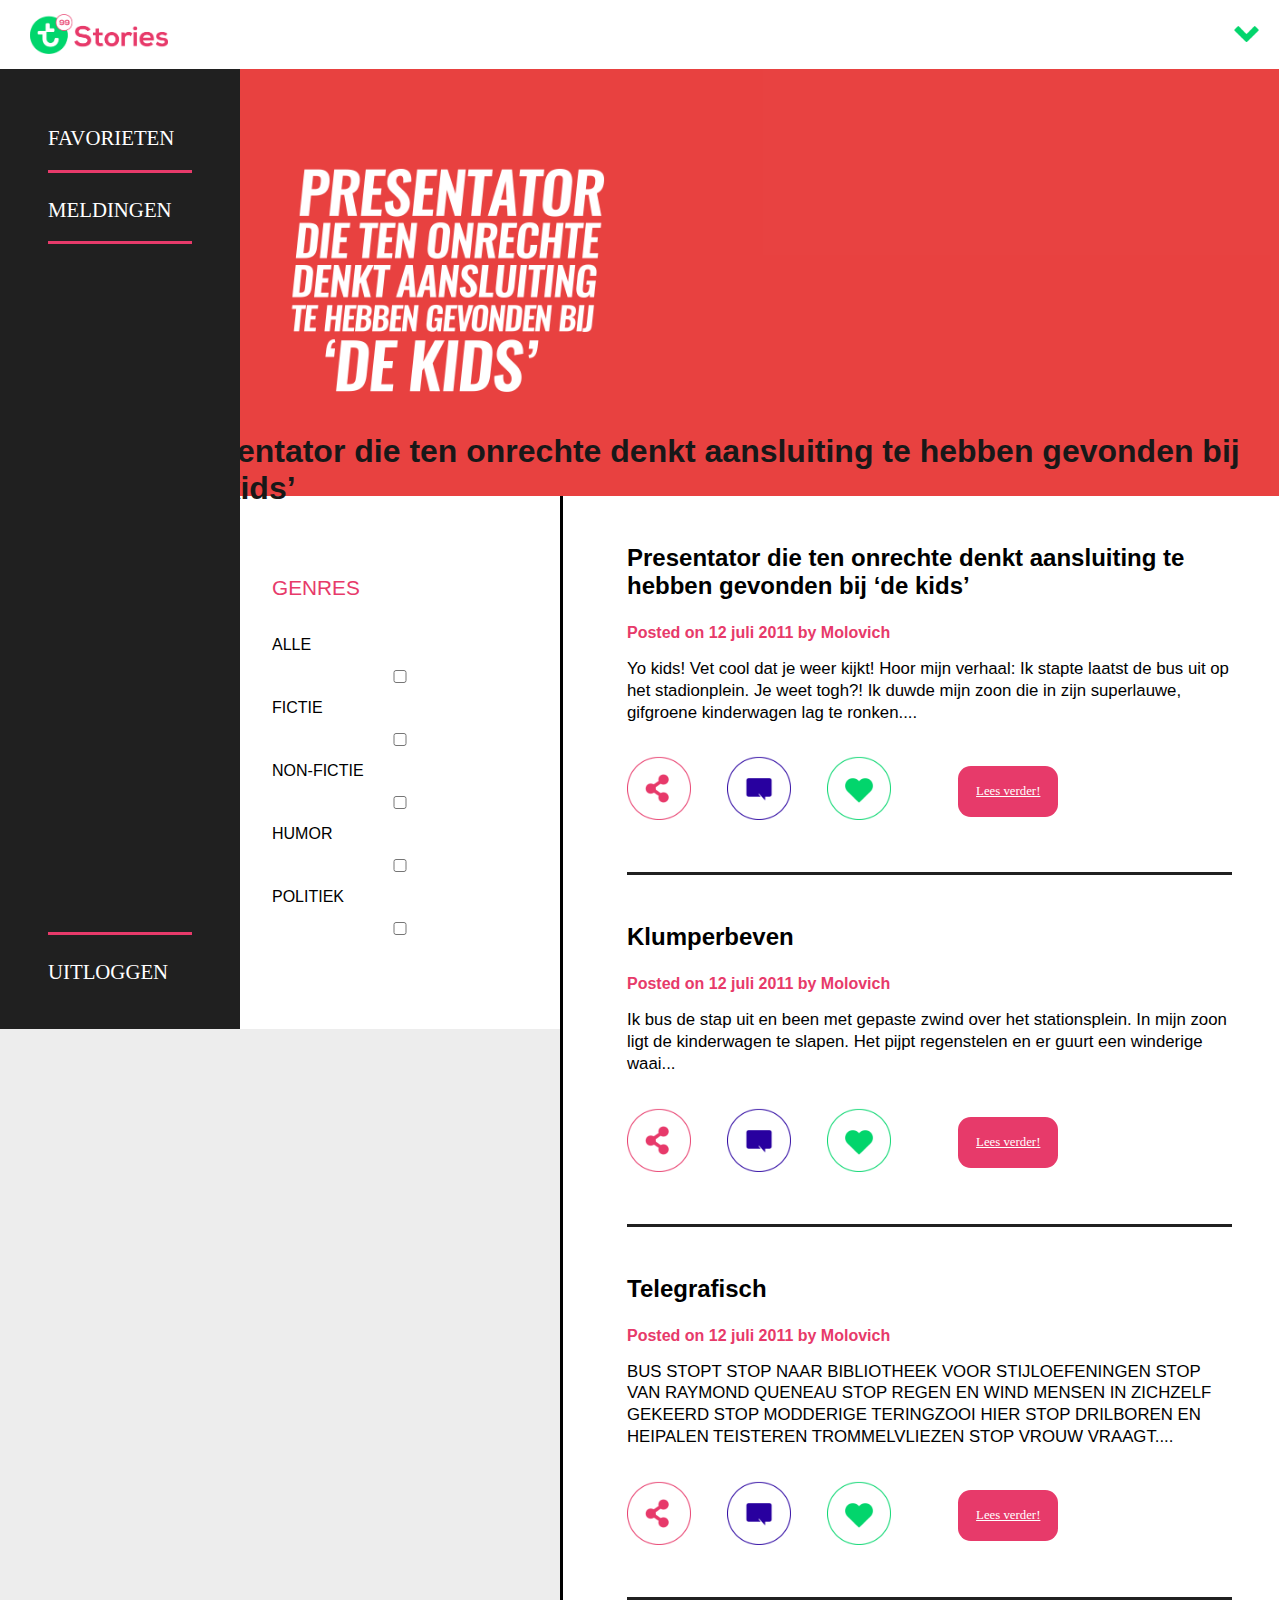
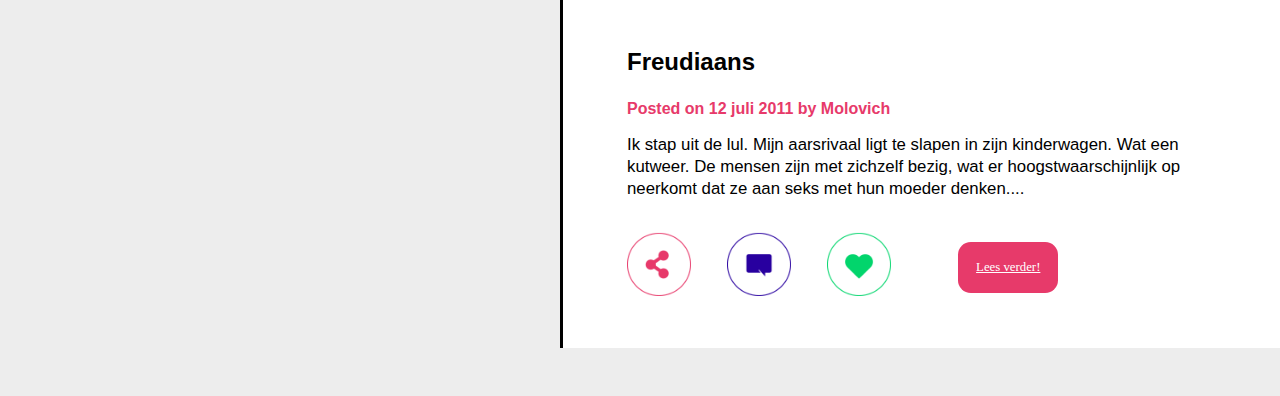
<file: HTML3/index.html>
<!DOCTYPE html>
<html lang="en">

<head>

    <meta charset="UTF-8">
    <title>Document</title>
    <link rel="stylesheet" type="text/css" href="main.css">

<meta name="viewport" content="width=device-width, initial-scale=1.0">

</head>

<body>
    <header><img id="menu" src="images/menu.png" alt="menu"><img id="logo" src="images/logo_green_long.png" alt="logo"><img id="dropdown" src="images/dropdown.png" alt="dropdown">

        <section>
            <article> <img src="images/article.png" alt="article">
            <h1>Presentator die ten onrechte denkt aansluiting te hebben gevonden bij ‘de kids’</h1></article>
        </section>
    </header>
    <main>
        <section>
            <article>
                <h2>Presentator die ten onrechte denkt aansluiting te hebben gevonden bij ‘de kids’</h2>
                <h3>Posted on 12 juli 2011 by Molovich</h3>
                <p>Yo kids! Vet cool dat je weer kijkt! Hoor mijn verhaal: Ik stapte laatst de bus uit op het stadionplein. Je weet togh?! Ik duwde mijn zoon die in zijn superlauwe, gifgroene kinderwagen lag te ronken....</p>
                <img src="images/share.png" alt="share">
                <img src="images/comment.png" alt="comment">
                <img src="images/like.png" alt="like">
                <a href="verhaal1.html" target="_self"> Lees verder!</a>
            </article>
            <article>
                <h2>Klumperbeven</h2>
                <h3>Posted on 12 juli 2011 by Molovich</h3>
                <p>Ik bus de stap uit en been met gepaste zwind over het stationsplein. In mijn zoon ligt de kinderwagen te slapen. Het pijpt regenstelen en er guurt een winderige waai...</p>
                <img src="images/share.png" alt="share">
                <img src="images/comment.png" alt="comment">
                <img src="images/like.png" alt="like">
                <a href="verhaal2.html" target="_self"> Lees verder!</a>
            </article>
            <article>
                <h2>Telegrafisch</h2>
                <h3>Posted on 12 juli 2011 by Molovich</h3>
                <p>BUS STOPT STOP NAAR BIBLIOTHEEK VOOR STIJLOEFENINGEN STOP VAN RAYMOND QUENEAU STOP REGEN EN WIND MENSEN IN ZICHZELF GEKEERD STOP MODDERIGE TERINGZOOI HIER STOP DRILBOREN EN HEIPALEN TEISTEREN TROMMELVLIEZEN STOP VROUW VRAAGT....</p>
                <img src="images/share.png" alt="share">
                <img src="images/comment.png" alt="comment">
                <img src="images/like.png" alt="like">
                <a href="verhaal3.html" target="_self"> Lees verder!</a> </article>
            <article>
                <h2>Freudiaans</h2>
                <h3>Posted on 12 juli 2011 by Molovich</h3>
                <p>Ik stap uit de lul. Mijn aarsrivaal ligt te slapen in zijn kinderwagen. Wat een kutweer. De mensen zijn met zichzelf bezig, wat er hoogstwaarschijnlijk op neerkomt dat ze aan seks met hun moeder denken....</p>
                <img src="images/share.png" alt="share">
                <img src="images/comment.png" alt="comment">
                <img src="images/like.png" alt="like">
                <a href="detailscherm.html" target="_blank"> Lees verder!</a>
            </article>
        </section>
    </main>
    <aside id="sidemenu">
        <nav>
            <ul>
                <li><a href="default.asp">Favorieten</a></li>
                <li><a href="news.asp">Meldingen</a></li>
                <li><a href="aanmeldpagina.html">Uitloggen</a></li>
            </ul>
        </nav>
        <form><img src="images/cancel.png" alt="cancel">
            <fieldset>
                <legend> Genres</legend>
                <label>Alle</label>
                <input type="checkbox" />
                <label>Fictie</label>
                <input type="checkbox" />
                <label>Non-Fictie</label>
                <input type="checkbox" />
                <label>Humor</label>
                <input type="checkbox" />
                <label>Politiek</label>
                <input type="checkbox" />
            </fieldset>
        </form>
    </aside>

    <script type="text/javascript" src="script.js"></script>
</body>

</html>
</file>
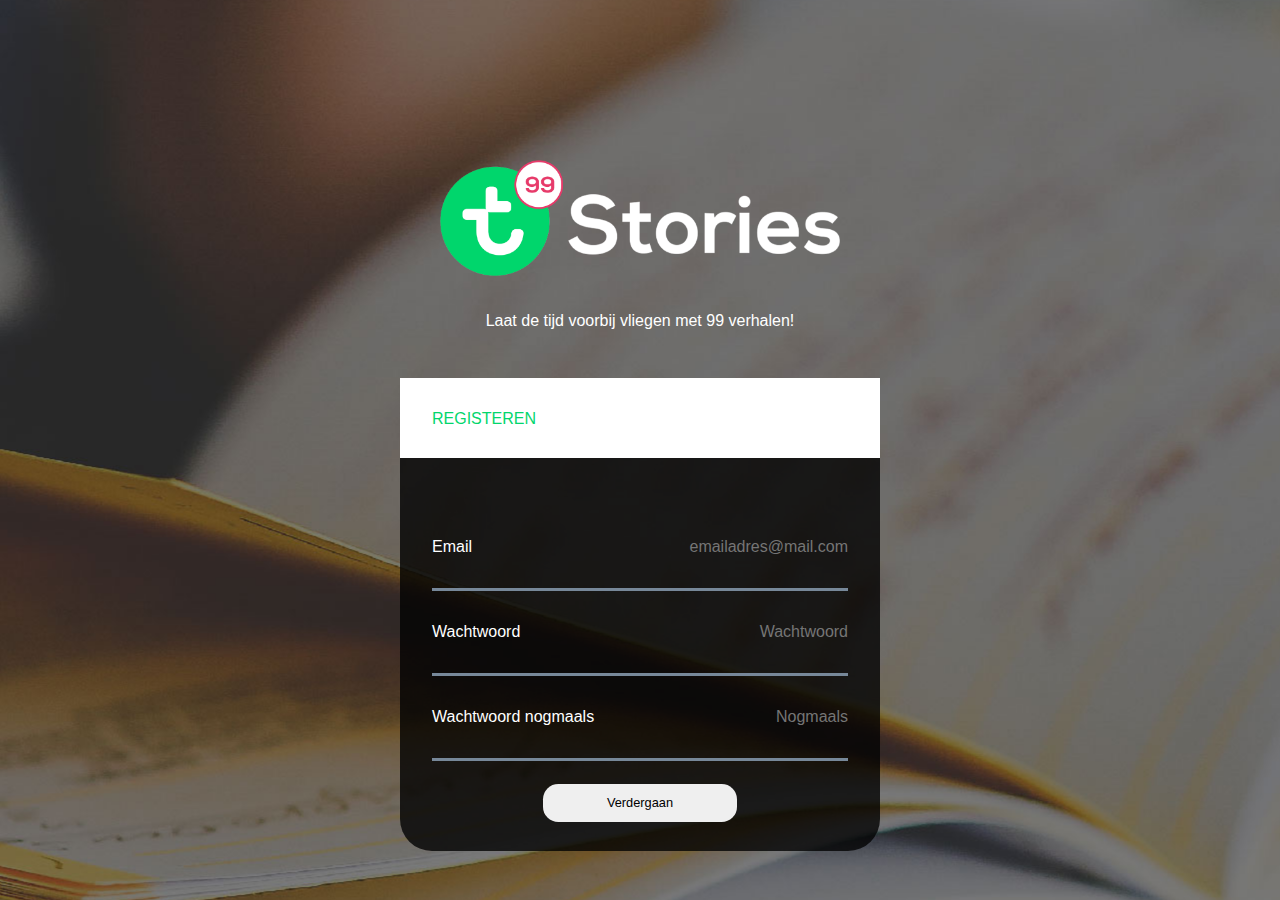
<file: HTML3/aanmeldpagina.html>
<!DOCTYPE html>
<html lang="en">

<head>
    <meta charset="UTF-8">
    <meta name="viewport" content="width=device-width, initial-scale=1.0">
    <title>Aanmeldpagina </title>
    <link rel="stylesheet" type="text/css" href="aanmeldpagina.css"> </head>

<body>
    <section>
       <img src="images/logo_white_long.png" alt="logo">
        <p>Laat de tijd voorbij vliegen met 99 verhalen!</p>
    </section>
    <form id='register'>
        <fieldset>
            <legend>Registeren</legend>
            <ul>
                <li>
                    <label for="email">Email</label>
                    <input type="email" required placeholder="emailadres@mail.com" id="email" > </li>
                <li>
                    <label for="wachtwoord">Wachtwoord</label>
                    <input type="password" placeholder="Wachtwoord" id="wachtwoord"> </li>
                <li>
                    <label for="wachtwoord">Wachtwoord nogmaals</label>
                    <input type="password" placeholder="Nogmaals" id="Nogmaals"> </li>
            </ul>
        </fieldset>
        <fieldset>
            <input type="submit" value="Verdergaan">
        </fieldset>
    </form>

    <script type="text/javascript" src="script_aanmelden.js"></script>
</body>

</html>
</file>
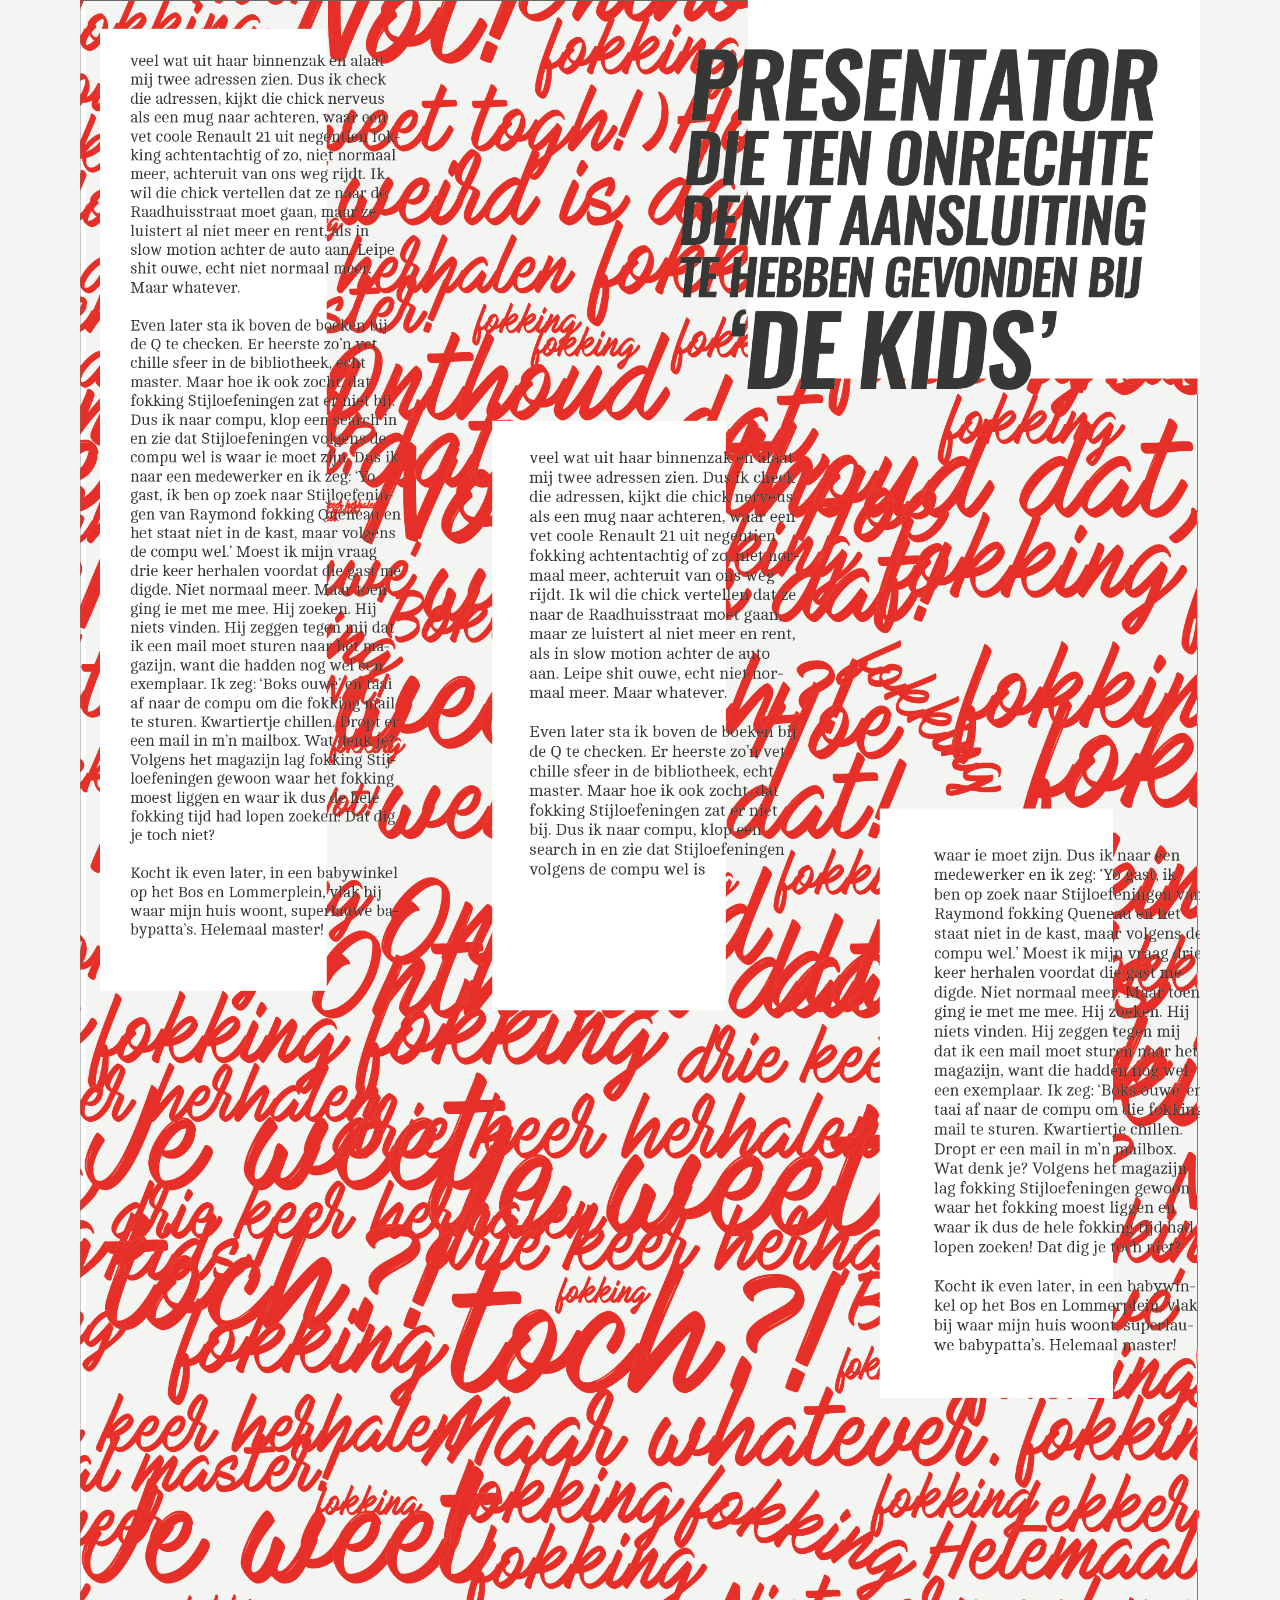
<file: HTML3/verhaal1.html>
<!DOCTYPE html>
<html lang="en">
<head>
    <meta charset="UTF-8">
    <title>Document</title>
     <meta name="viewport" content="width=device-width, initial-scale=1.0">
      <link rel="stylesheet" type="text/css" href="verhaal1.css"> </head>
<body>
<section></section>
</body>
</html>
</file>
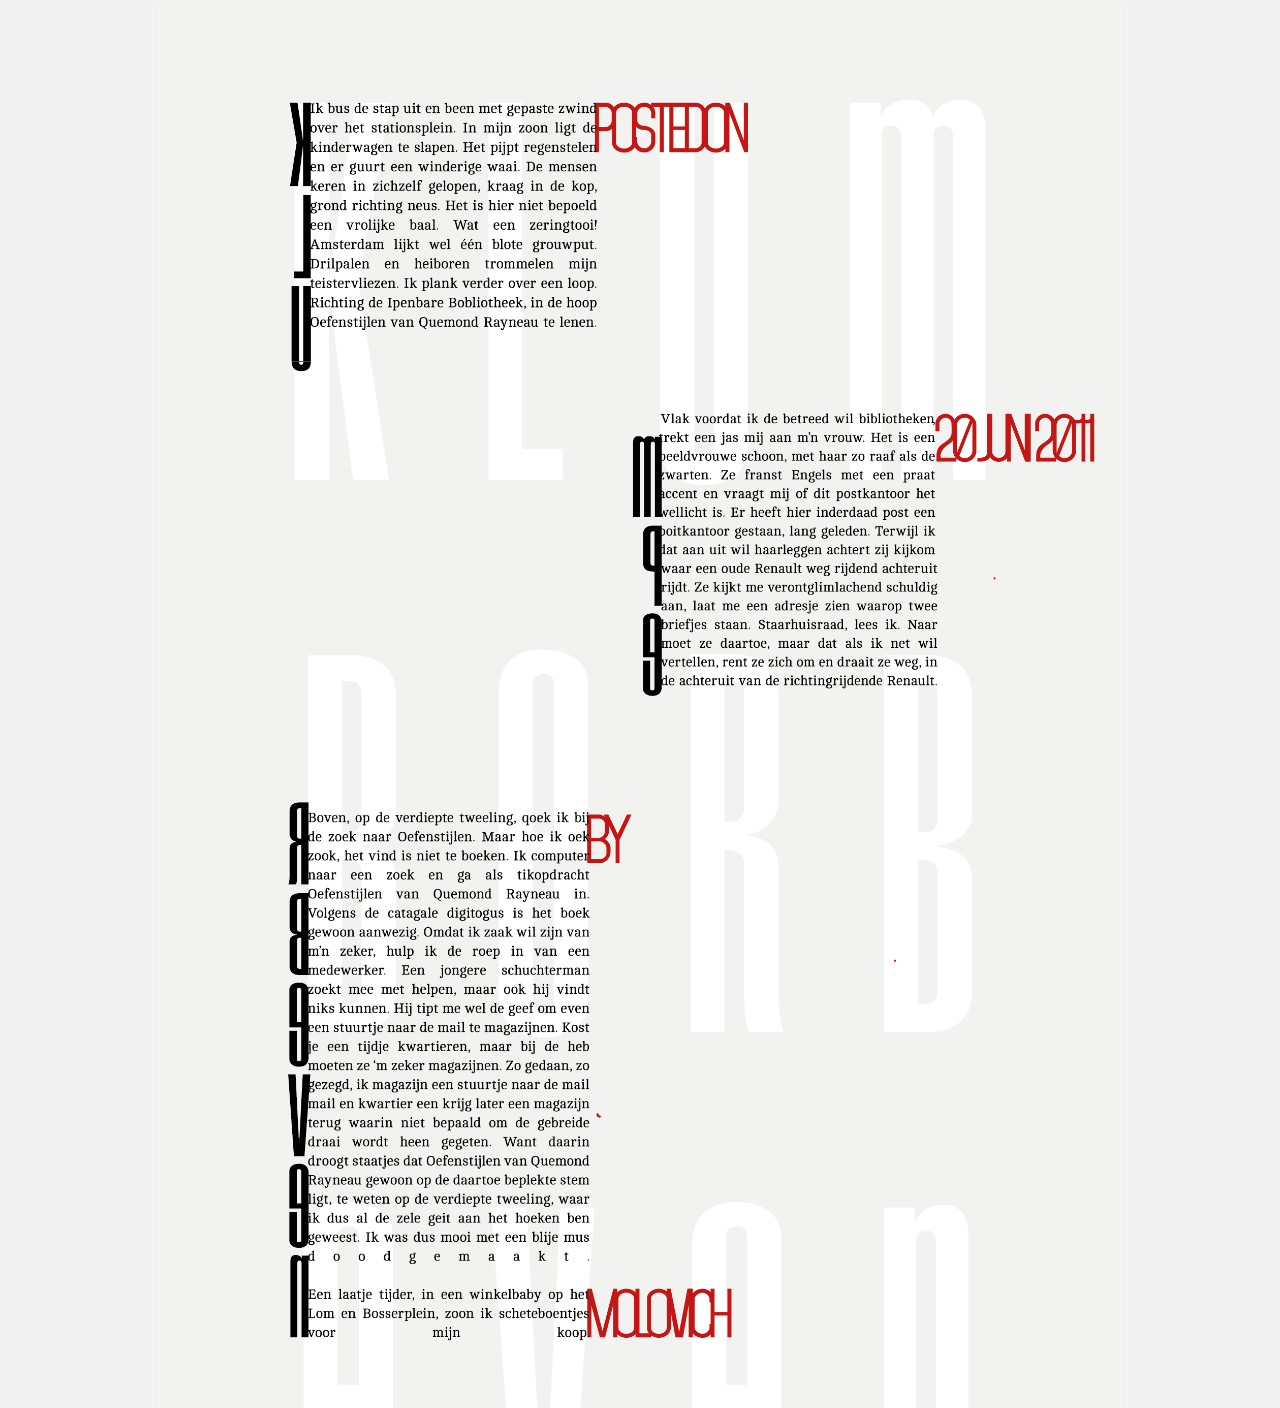
<file: HTML3/verhaal2.html>
<!DOCTYPE html>
<html lang="en">
<head>
    <meta charset="UTF-8">
    <title>Document</title>
     <meta name="viewport" content="width=device-width, initial-scale=1.0">
      <link rel="stylesheet" type="text/css" href="verhaal2.css"> </head>
<body>
<section></section>
</body>
</html>
</file>
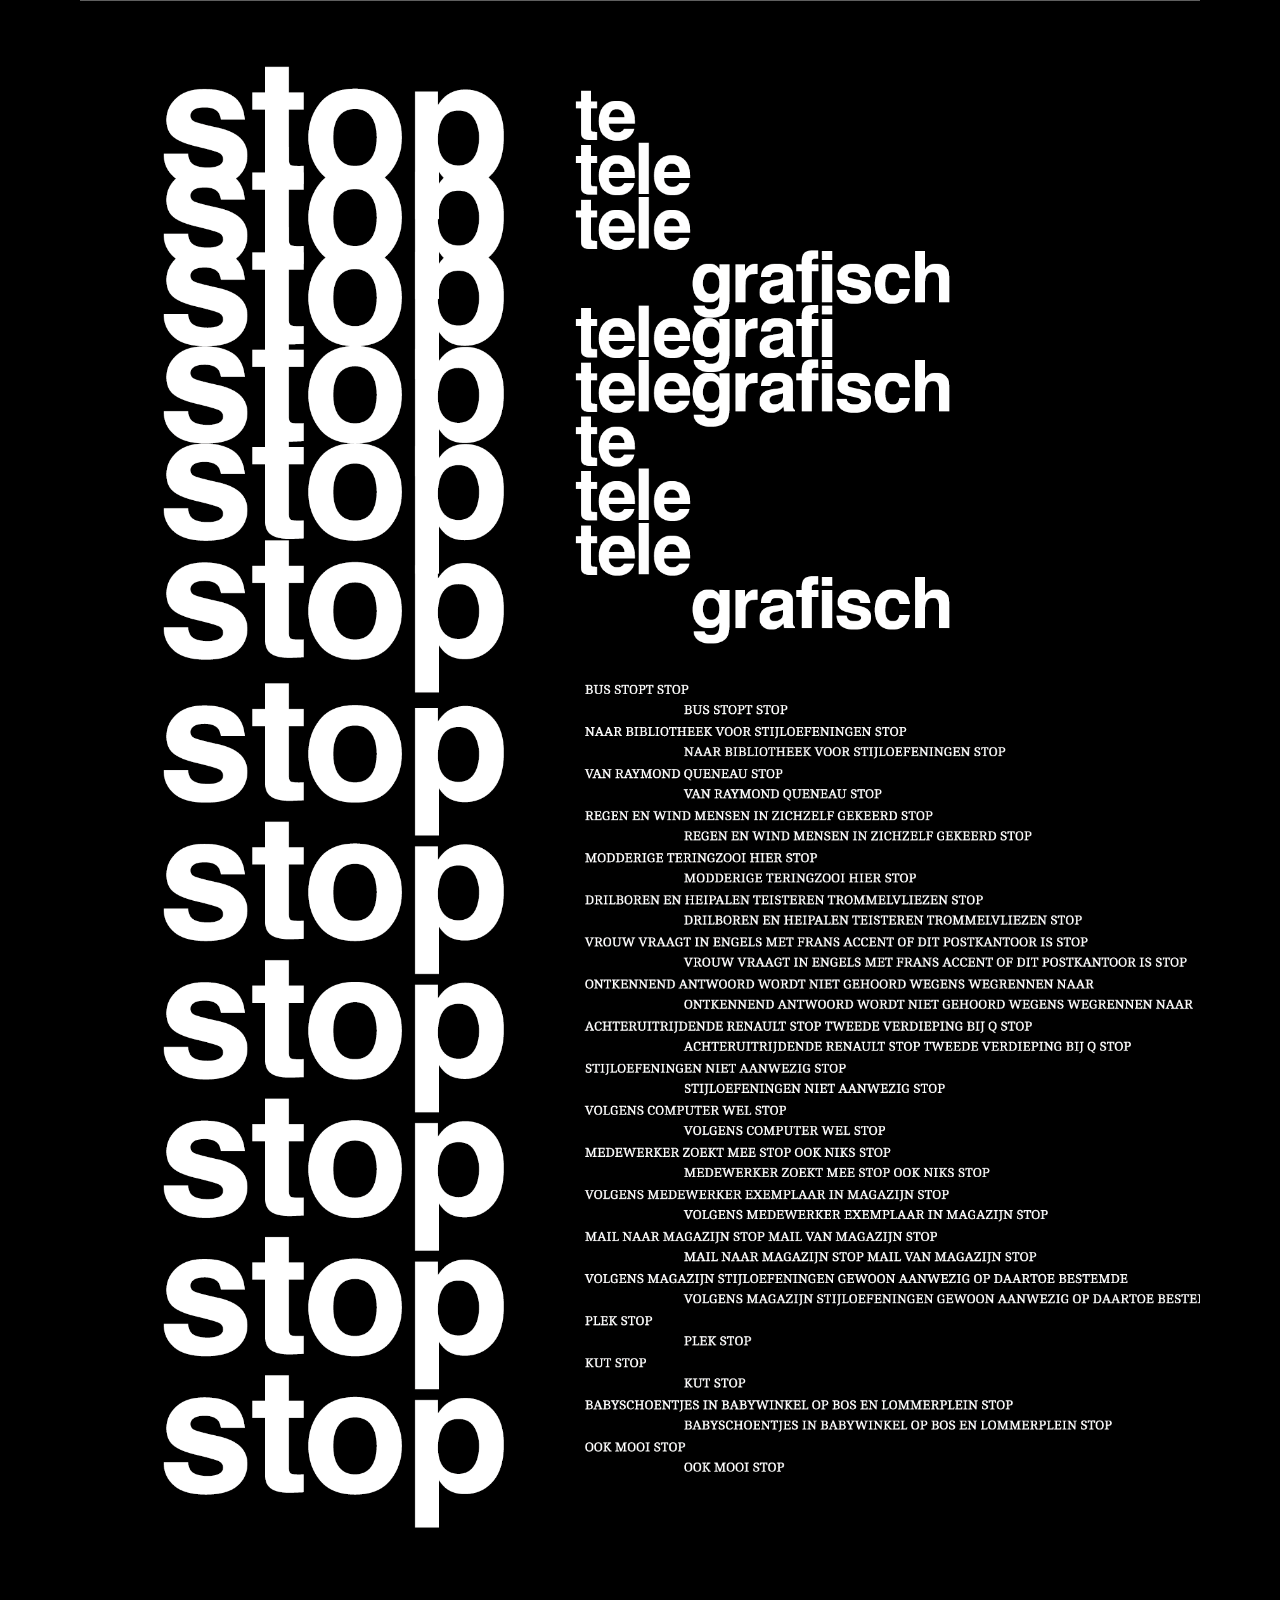
<file: HTML3/verhaal3.html>
<!DOCTYPE html>
<html lang="en">
<head>
    <meta charset="UTF-8">
    <title>Document</title>
     <meta name="viewport" content="width=device-width, initial-scale=1.0">
      <link rel="stylesheet" type="text/css" href="verhaal3.css"> </head>
<body>
<section></section>
</body>
</html>
</file>
<file: HTML3/main.css>
* {
    margin: 0;
    padding: 0;
}

body {
    animation: fadein 1s;
    -webkit-animation: fadein 1s;
}

#dropdown:hover {
    transition: all .3s ease;
    transform: scale(1.2)
}

#dropdown:active {
    transition: all .3s ease;
    transform: rotate(180deg);
}



/*DESKTOP*/

@media screen and (max-width: 120em) {

    body {
        max-width: 80em;
        margin: auto;
        background-color: #ededed;
    }
    header a {
        display: inline-block;
        font-family: "Nexa Bold";
        font-size: 1em;
        color: white;
        text-decoration: none;
        margin-top: 23em;
        padding: 1.4em;
        position: absolute;
        margin-left: 12em;
    }
    main a {
        background-color: #e73a6a;
        border-radius: 1em;
        color: white;
        display: inline-block;
        font-family: "Nexa Bold";
        font-size: 0.8em;
        margin-top: 2em;
        padding: 1.4em;
        position: absolute;
        margin-left: 4em;
    }
    main a:hover {
        background: #020202;
        color: #e73a6a;
        border-color: #e73a6a;
        padding: 1.7em;
        transition: all .4s ease;
    }


    header {
        display: flex;
        flex-direction: row;
        width: 100%;
        background-color: #fff;
        position: relative;
        z-index: 1;
    }
    header img {
        flex-direction: row;
    }

    #logo {
        height: 2.5em;
        margin-top: 0.9em;
        margin-left: -2em;
    }
    header img:nth-child(3) {
        height: 1em;
        padding: 1.3em;
        order: 1;
        margin-top: 0.3em;
    }
    header section {
        display: flex;
        justify-content: center;
        align-content: center;
        margin-top: 4.3em;
        margin-right: -4.1em;
        background-color: #e62d2c;
        height: 26.7em;
        width: 100%;
        transition: all .3s ease;
        opacity: 0.9;
    }
    header section:hover {
        opacity: 1;
    }
    .menu{
        display: none;
    }
    header section img {
        margin-left: 5em;
        margin-top: 2.5em;
        position: relative;
        max-height: 20em;
        min-height: 10em;
        min-width: 20em;
    }
    h1 {
        font-family: "Nexa Bold", sans-serif;
        padding-bottom: 1em;
    }
    h2 {
        font-family: "Nexa Bold", sans-serif;
        padding-bottom: 1em;
    }
    h3 {
        color: #e73a6a;
        font-family: "Nexa Bold", sans-serif;
        font-size: 1em;
        padding-bottom: 1em;
    }
    main {
        border-left: solid;
        padding-top: 3em;
        padding-left: 1em;
        margin-left: 35em;
        background-color: #fff;
    }
    main article {
        margin: 0 3em 3em 3em;
        max-width: 40em;
        min-width: 21em;
        padding-bottom: 2em;
        border-bottom: solid;
        border-bottom-color: #202020;
        transition: all .3s ease-in-out;
    }
    main article:last-child {
        border-style: none;
    }
    main img:nth-of-type(1) {
        margin: 1em 1em 1em 0em;
    }
    main img {
        margin: 1em;
        width: 4em;
        transition: all .3s ease-in-out;
    }

    p {
        font-family: 'Nexa Light', sans-serif;
        font-size: 1.05em;
        line-height: 1.3em;
        margin-bottom: 1em;
    }
    aside {
        margin-top: 4.3em;
        display: flex;
        flex-direction: row;
        width: 40em;
        height: 100vh;
        position: absolute;
        top: 0;
    }
    nav {
        width: 15em;
        height: 60em;
        background-color: #202020;
        z-index: 2;
    }
    legend {
        font-family: 'Nexa Bold', sans-serif;
        text-transform: uppercase;
        color: #e73a6a;
        font-size: 1.3em;
        padding-bottom: 1em;
    }
    form {
        margin-top: 0em;
        width: 20em;
        height: 60em;
        background-color: #fff;
    }
    fieldset {
        display: flex;
        flex-direction: column;
        margin: 29.8em auto;
        width: 16em;
        border: 0;
    }
    label {
        font-family: "Nexa Bold", sans-serif;
        text-transform: uppercase;
        padding: 1em 0 1em 0;
    }
    input {
        font-size: 3em;
    }
    ul {
        margin: 2em 3em 3em 3em;
    }
    li {
        padding-top: 1em;
        padding-bottom: 0.7em;
        list-style: none;
        border-bottom: solid;
        border-color: #e73a6a;
    }
    nav a {
        font-size: 1.3em;
        font-family: "Nexa Bold";
        text-transform: uppercase;
        color: #fff;
        line-height: 2em;
        text-decoration: none;
    }
    li:nth-last-child(1) {
        margin-top: 43em;
        border-top: solid;
        border-color: #e73a6a;
        border-bottom: none;
    }
form img{
        top:-20em;
    }
}


/*TABLET*/

@media screen and (max-width: 60em) {
    header {
        display: flex;
        flex-wrap: wrap;
        flex-direction: row;
        justify-content: space-between;
        width: 100%;
        background-color: #fff;
        position: relative;
        z-index: 2;
    }
    header img {}
    #menu {
        display: flex;
        width: 3em;
    }
    header img:nth-child(3) {
        order: 0;
        height: 1em;
        padding: 1.3em;
    }
    header section {
        margin-top: 0;
        margin-left: 0;
        background-color: #e62d2c;
        height: 26.7em;
    }
    main {
        margin-left: 20em;
        background-color: #fff;
    }
    main article {
        width: 60%;
        max-width: 32em;
        min-width: 28em;
    }
    aside {
        display: flex;
        flex-direction: row;
        height: 20em;
        position: absolute;
        top: 0;
    }
    nav {
        position: absolute;
        left: -50em;
        width: 20em;
        height: 60em;
        background-color: #202020;
    }
    form {
        margin-top: 26.75em;
        width: 20em;
        height: 30em;
        background-color: #fff;
    }
    fieldset {
        display: flex;
        flex-direction: column;
        margin: 2.8em auto;
        width: 16em;
        border: 0;
    }
}


/*MOBIEL*/

@media screen and (max-width: 50em) {
    header {
        height: 30em;
        background-color: #fff;
        margin-left: 0;
    }
    main {
        border-left: none;
        margin-top: 1em;
        margin-left: 0;
        width: 100%;
        background-color:
    }
    main article {
        margin-left: 0.3em;
        width: 80%;
        max-width: 37em;
        min-width: 20em;
    }
    aside#sidemenu {
        display: flex;
        flex-direction: column-reverse;
        width: 10em;
        left: -19.9em;
        margin-top: 11.1em;
        position: absolute;
        top: 0;
        transition: all .3s ease-in-out;

    }

    aside#sidemenu.open {
        left: 0;
    }
    nav {
        margin-top: 20em;
        position: absolute;
        left: 0;
        width: 20em;
        height: 22em;
        background-color: #202020;
        z-index: 3;

    }
    fieldset{
        margin-left: 3em;
    }
    form {
        margin-top: 30em;
        width: 20em;
        height: 30em;
        background-color: #202020;
        z-index: 2;
    }
    label {
        font-family: "Nexa Bold", sans-serif;
        text-transform: uppercase;
        padding: 1em 0 1em 0;
        color: white;
    }
    input {
        color: white;
        font-size: 3em;


    }

    ul {

        margin-top: 10em;
        margin: 2em 3em 3em 3em;
    }
    li {

        padding-top: 1em;
        padding-bottom: 0.7em;
        list-style: none;
        border-bottom: solid;
        border-color: #e73a6a;
    }
    nav a {
        font-size: 1.3em;
        font-family: "Nexa Bold";
        text-transform: uppercase;
        color: #fff;
        line-height: 2em;
        text-decoration: none;
    }

    nav a:hover{
        color:#e73a6a;
    }
    li:nth-last-child(1) {
        margin-top: 5em;
        border-top: solid;
        border-color: #e73a6a;
        border-bottom: none;
    }

    form img{
        position: absolute;
        margin: 2.7em
    }
}
</file>
<file: HTML3/aanmeldpagina.css>
* {
    margin: 0;
    padding: 0;
}

@-webkit-keyframes fadein {
    from {
        opacity:0;
    }
    to {
        opacity:1;
    }
}

body {
    font-family: "Nexa Bold", sans-serif;
    font-size: 1em;
    background-image: url(images/background.jpg);
    background-repeat: no-repeat;
    background-position: center center;
    animation: fadein 1s;
    -webkit-animation: fadein 1s;
}
section,
img,
p {
    margin: auto;
    width: 25em;
    margin-top: 5em;
    padding-bottom: 3em;
    color: white;
    text-align: center;
}

p {
    margin-top: -1em;
}

form {
    color: white;
    display: flex;
    flex-direction: column;
    background-color: hsla(0, 0%, 1%, 0.8);
    max-width: 30em;
    margin: auto;
    border-radius: 2em;

}


legend {
    padding: 2em 0 1em 2em;
    position: absolute;
    margin-top: -3em;
    margin-bottom: 6em;
    width: 28em;
    height: 2em;
    background-color: white;
    color: #02D66C;
    text-transform: uppercase;
}

fieldset,
input {
    display: flex;
    flex-direction: column;
    border: none;
    margin-bottom: 1em;
}

li > input {
    float: right;
    background-color: transparent;
    text-align: right;
    font-family: 'Nexa light', sans-serif;
    font-size: 1em;
    color: white;
}

ul {
    margin-top: 5em;
    list-style: none;
}

li {
    margin: 2em;
    padding-bottom: 2em;
    border-bottom: solid;
    border-bottom-color: lightslategrey;
}

fieldset > input {
    font-size: 0.8em;
    border-radius: 1.2em;
    padding: 0.9em 5em;
    margin: -2em auto 1em auto;
}

li > input:focus {
    color: white;
    outline: none;
    font-size: 1.1em;
    transition:all 0.3s ease;
}

fieldset > input:focus {
    font-family: 'Nexa Bold';
    background-color: white;
    color: #02D66C;
    outline: none;
    font-size: 1em;
    transition:all 0.3s ease;
}
</file>
<file: HTML3/verhaal1.css>
* {
    margin: 0;
    padding: 0;
    box-sizing: border-box;
}

body{
    background-color: #f4f3f3;
}

@media screen and (max-width: 120em) {

section {
    background-image: url(images/KlumperBeven-1-09.png);
    background-size: cover;
    display: block;
    margin: auto;
    background-color: #f4f3f3;
    width: 70em;
    height: 100em;
}
}

@media screen and (max-width: 60em) {

section {
    background-image: url(images/KlumperBeven-1-10.png);
    background-size: cover;
    display: block;
    margin: auto;
    background-color: #f4f3f3;
   width: 48em;
    height: 77em;
}
}

@media screen and (max-width: 40em) {

section {
    background-image: url(images/KlumperBeven-1-11.png);
    background-size: cover;
    display: block;
    margin: auto;
    background-color: #f4f3f3;
    width: 23em;
    height: 80em;
}
}
</file>
<file: HTML3/verhaal2.css>
* {
    margin: 0;
    padding: 0;
    box-sizing: border-box;
}

body{
    background-color: #f2f1f1;
}

@media screen and (max-width: 120em) {

section {
    background-image: url(images/KlumperBeven1-03.png);
    background-size: cover;
    display: block;
    margin: auto;
    background-color: aqua;
    width: 61em;
    height: 88em;
}
}

@media screen and (max-width: 60em) {

section {
    background-image: url(images/KlumperBeven1-02.png);
    background-size: cover;
    display: block;
    margin: auto;
    background-color: aqua;
   width: 45em;
    height: 75em;
}
}

@media screen and (max-width: 40em) {

section {
    background-image: url(images/KlumperBeven1-01.png);
    background-size: cover;
    display: block;
    margin: auto;
    background-color: aqua;
    width: 29em;
    height: 60em;
}
}
</file>
<file: HTML3/verhaal3.css>
* {
    margin: 0;
    padding: 0;
    box-sizing: border-box;
}

body{
    background-color: black;
}


@media screen and (max-width: 120em) {

section {
    background-image: url(images/KlumperBeven1-04.png);
    background-size: cover;
    display: block;
    margin: auto;
    background-color: black;
    width: 70em;
    height: 100em;
}
}

@media screen and (max-width: 60em) {

section {
    background-image: url(images/KlumperBeven1-05.png);
    background-size: cover;
    display: block;
    margin: auto;
    background-color: black;
   width: 48em;
    height: 65em;
}
}

@media screen and (max-width: 40em) {

section {
    background-image: url(images/KlumperBeven1-06.png);
    background-size: cover;
    display: block;
    margin: auto;
    background-color: black;
        width: 23em;
    height: 60em;
}
}
</file>
